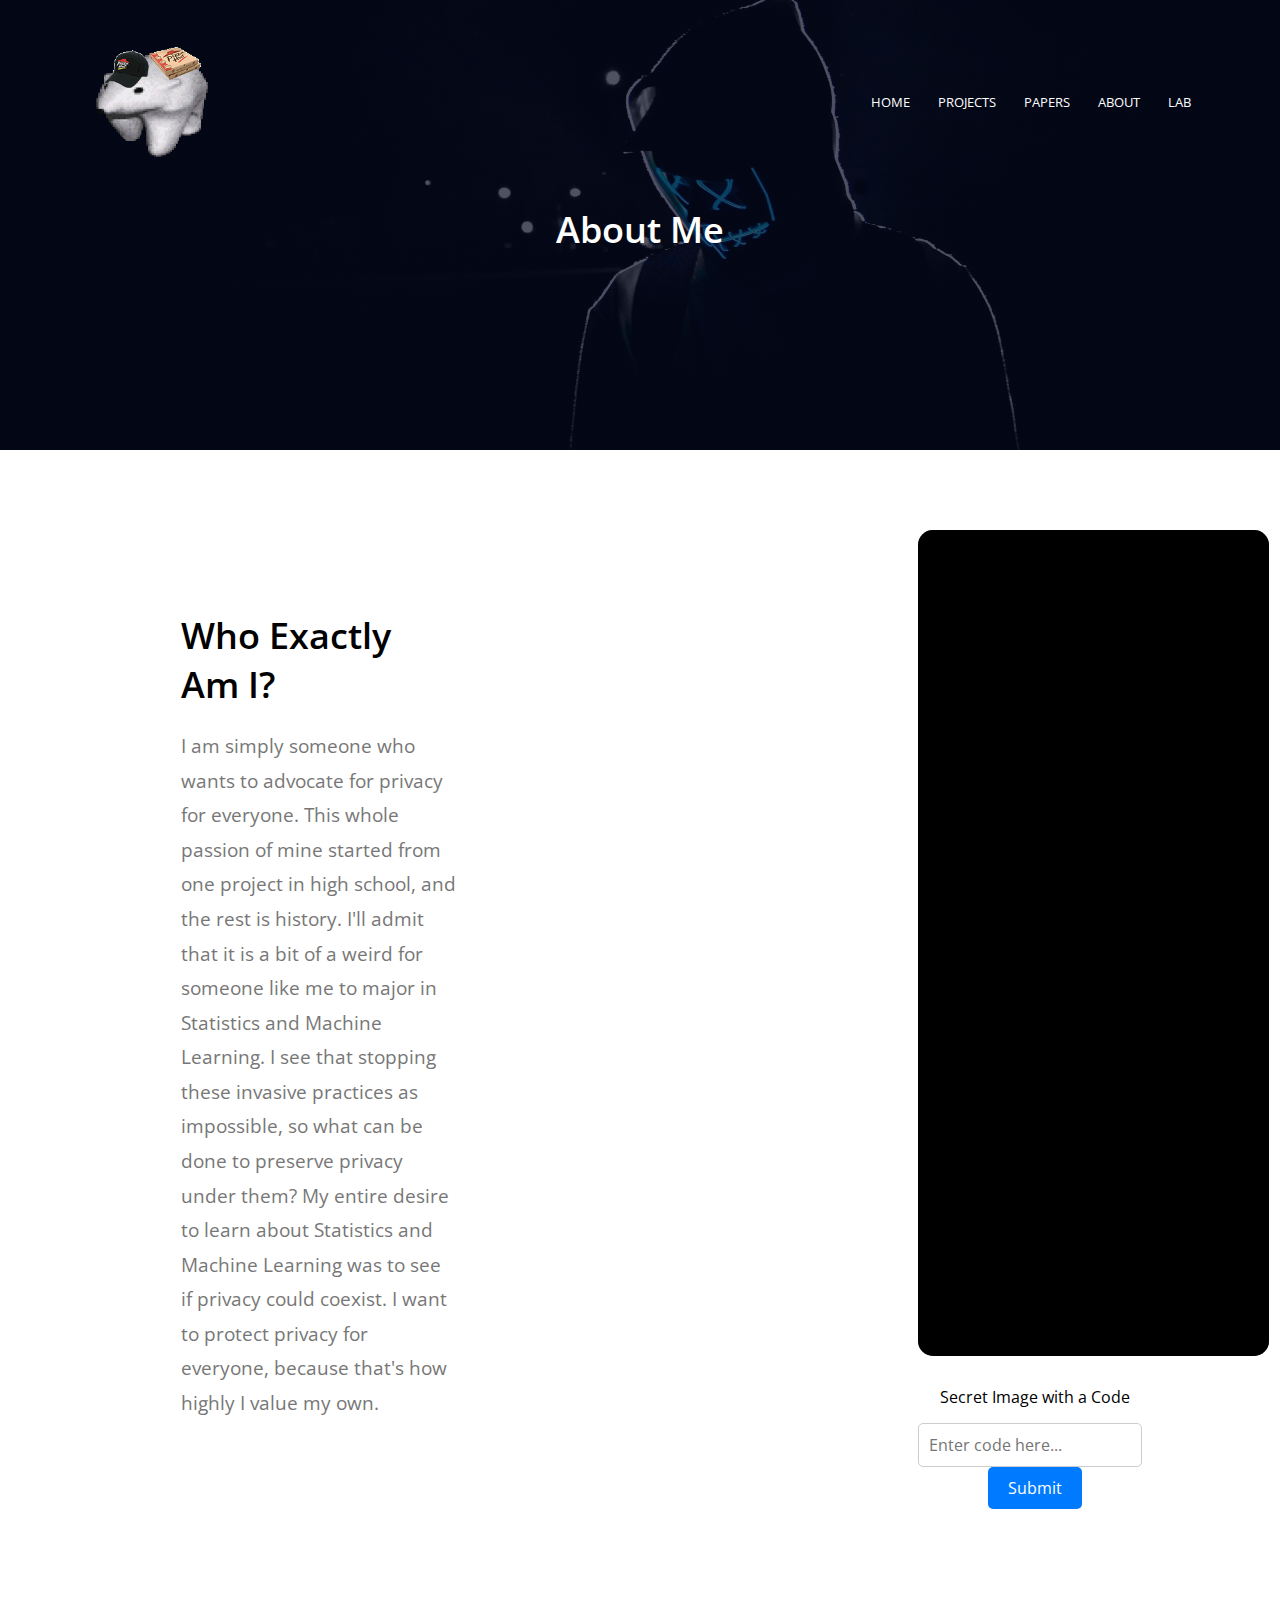
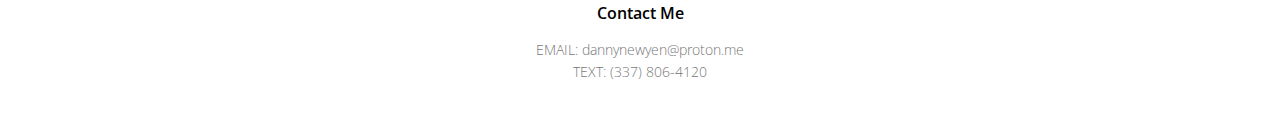
<file: about.html>
<!DOCTYPE html>
<html>
<head>
    <meta name="viewport" content="width=device-width, initial-scale=1.0">
    <title> Danny Nguyen - Privacy Focused Data Analyst</title>
    <link rel="stylesheet" href="style.css">
    <link rel="preconnect" href="https://fonts.googleapis.com">
    <link rel="preconnect" href="https://fonts.gstatic.com" crossorigin>
    <link href="https://fonts.googleapis.com/css2?family=Average&family=Open+Sans:ital,wght@0,300..800;1,300..800&display=swap" rel="stylesheet">
    <link rel="stylesheet" href="https://cdnjs.cloudflare.com/ajax/libs/font-awesome/4.7.0/css/font-awesome.css">
</head>

<body>
    <section class="about-sub-header">
        <nav>
            <a href="index.html"><img src="images/pizza bear.png"></a>
            <div class="nav-links" id="navLinks">
                
                <i class="fa fa-times" onclick="hideMenu()"></i>
                
                <ul>
                    <li><a href="index.html">HOME</a></li>
                    <li><a href="projects.html">PROJECTS</a></li>
                    <li><a href="papers.html">PAPERS</a></li>
                    <li><a href="about.html">ABOUT</a></li>
                    <li><a href="lab.html">LAB</a></li>
                </ul>
            </div>
                
            <i class="fa fa-bars" onclick="showMenu()"></i>
        
        </nav>

        <h1>About Me</h1>

    </section>

<!---- About Me --->

<section class="about-me"> 
    <div class="row">
        <dive class="about-col">
            <h1> Who Exactly Am I? </h1>
            <p>I am simply someone who wants to advocate for privacy for everyone.
               This whole passion of mine started from one project in high school, and the rest is history.
               I'll admit that it is a bit of a weird for someone like me to major in Statistics and Machine Learning.
               I see that stopping these invasive practices as impossible, so what can be done to preserve privacy under them?
               My entire desire to learn about Statistics and Machine Learning was to see if privacy could coexist. 
               I want to protect privacy for everyone, because that's how highly I value my own.   </p>
        </div>

        <dive class="about-image">
            <div class="overlay" id="overlay"></div>
            <img src="images/me.jpg" alt="Hidden Image">
        </div>
    
    <!-- Input Box for the Password -->
    <div class="password-section">
        <label for="password">Secret Image with a Code <br> </label>
        <input type="text" id="password" placeholder="Enter code here...">
        <button onclick="checkPassword()">Submit</button>
    </div>

    <div class="error-message" id="error-message"></div>

    </div>
</section>


<!---- Footer --->
<section class="footer">
    <h4>Contact Me</h4>
    <p>EMAIL: dannynewyen@proton.me <br>
       TEXT: (337) 806-4120 </p>
</section>


<!--Javascript to Toggle Menu----->
<script>
    var navLinks = document.getElementById("navLinks");
    function showMenu(){
        navLinks.style.right = "0";
    } 
    function hideMenu(){
        navLinks.style.right = "-200px";
    } 
</script>

<script>
    function checkPassword() {
        const password = document.getElementById("password").value;
        const overlay = document.getElementById("overlay");
        const messageContainer = document.getElementById("error-message");

        // Set password here
        const secretCode = "possumsareawesome";

        if (password === secretCode) {
            overlay.style.opacity = "0";
        } else {
            overlay.style.opacity = "1";
            messageContainer.style.display = "block"; // Make the error message visible
            messageContainer.innerText = "Incorrect code, please try again."; // Set the error message text

            // Hide the error message after 2.5 seconds (timeout is done in milliseconds)
            setTimeout(() => { messageContainer.style.display = "none";}, 2500);
        }
    }
</script>


</body>
</html>
</file>
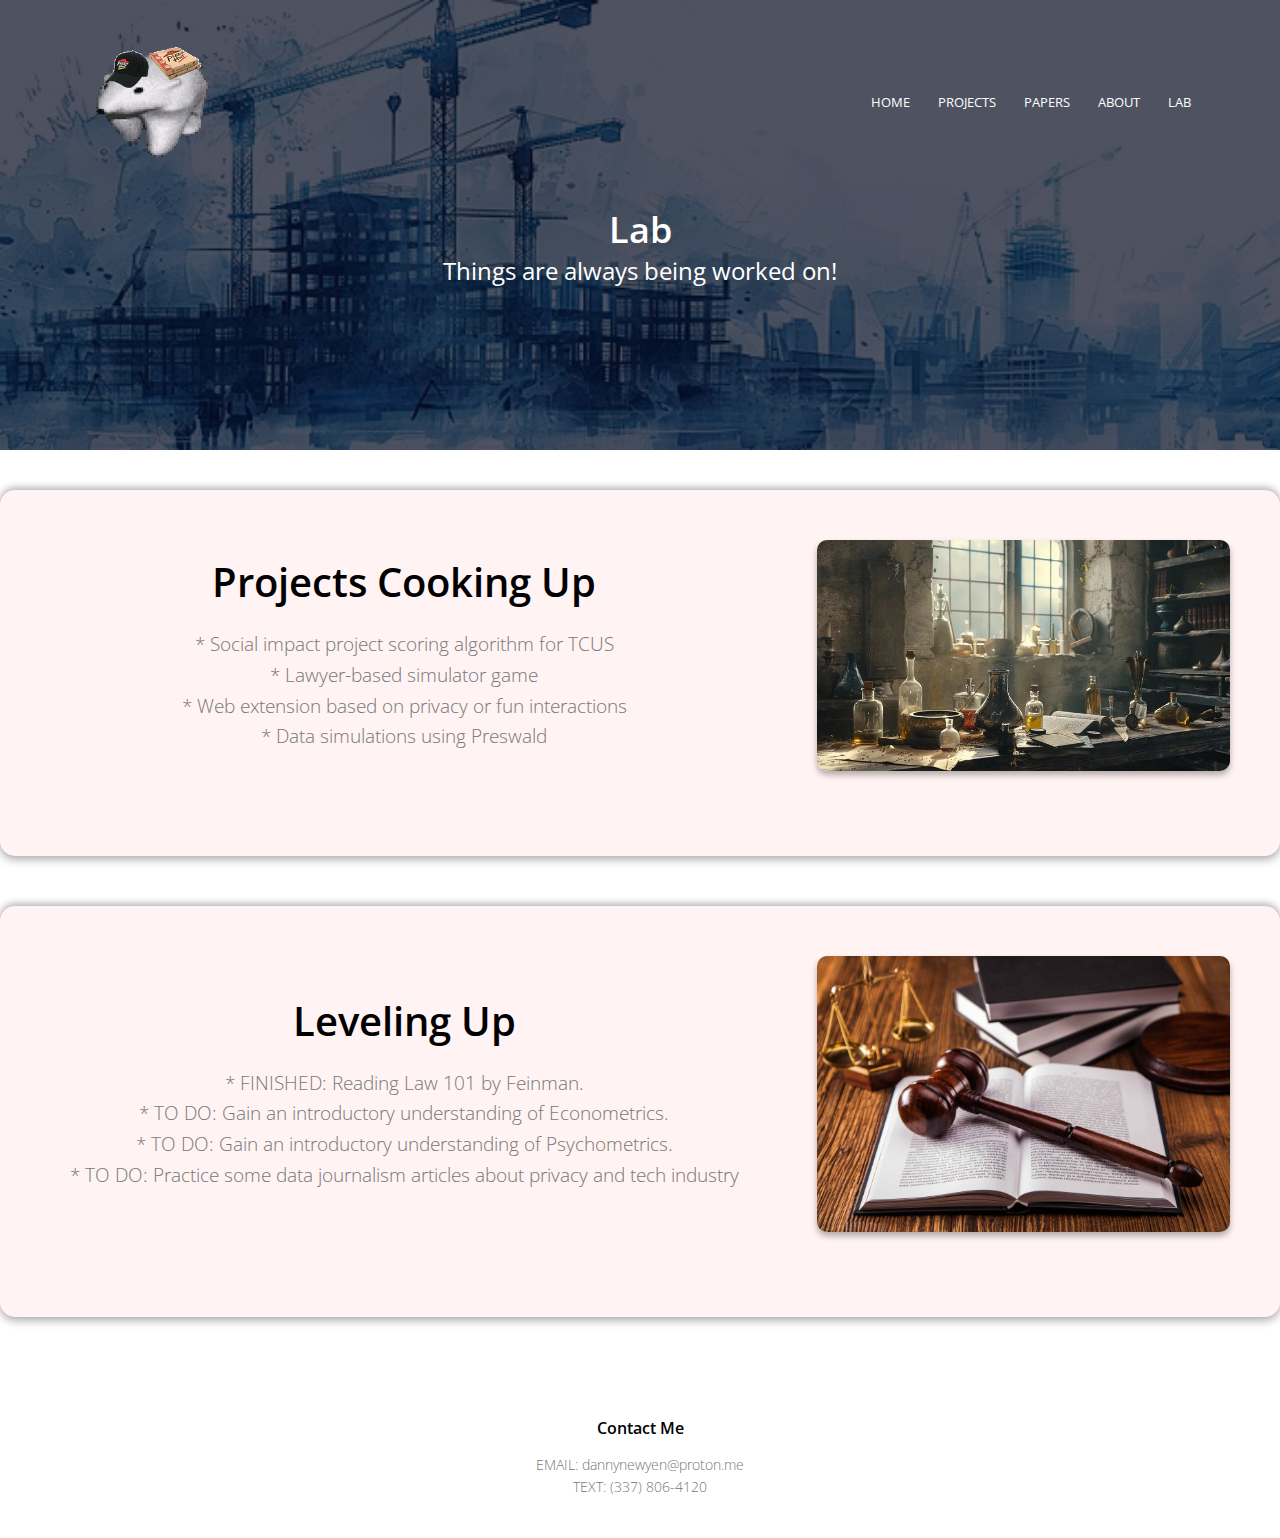
<file: lab.html>
<!DOCTYPE html>
<html>
<head>
    <meta name="viewport" content="width=device-width, initial-scale=1.0">
    <title> Danny Nguyen - Privacy Focused Data Analyst</title>
    <link rel="stylesheet" href="style.css">
    <link rel="preconnect" href="https://fonts.googleapis.com">
    <link rel="preconnect" href="https://fonts.gstatic.com" crossorigin>
    <link href="https://fonts.googleapis.com/css2?family=Average&family=Open+Sans:ital,wght@0,300..800;1,300..800&display=swap" rel="stylesheet">
    <link rel="stylesheet" href="https://cdnjs.cloudflare.com/ajax/libs/font-awesome/4.7.0/css/font-awesome.css">
</head>

<body>
    <section class="lab-sub-header">
        <nav>
            <a href="index.html"><img src="images/pizza bear.png"></a>
            <div class="nav-links" id="navLinks">
                <i class="fa fa-times" onclick="hideMenu()"></i>
                <ul>
                    <li><a href="index.html">HOME</a></li>
                    <li><a href="projects.html">PROJECTS</a></li>
                    <li><a href="papers.html">PAPERS</a></li>
                    <li><a href="about.html">ABOUT</a></li>
                    <li><a href="lab.html">LAB</a></li>
                </ul>
            </div>
            <i class="fa fa-bars" onclick="showMenu()"></i>
        </nav>
        
        <h1>Lab</h1>
        <h2>Things are always being worked on!</h2>

</section>

<!---- Lab--->

<!---- Cooking Up --->
<section class="cooking-page">
    <div class="content-wrapper">
        <div class="text-section">
            <h1>Projects Cooking Up</h1>
            <p> 
                * Social impact project scoring algorithm for TCUS <br> 
                * Lawyer-based simulator game <br>
                * Web extension based on privacy or fun interactions <br>
                * Data simulations using Preswald 
            </p>
        </div>
        <div class="image-section">
            <img src="images/alechemy-lab.jpg" alt="Lab Image">
        </div>
    </div>
</section>

<!---- Leveling Up ---->
<section class="leveling-page">
    <div class="content-wrapper">
        <div class="text-section">
            <h1>Leveling Up</h1>
            <p> 
                * FINISHED: Reading Law 101 by Feinman. <br>
                * TO DO: Gain an introductory understanding of Econometrics. <br>
                * TO DO: Gain an introductory understanding of Psychometrics. <br>
                * TO DO: Practice some data journalism articles about privacy and tech industry
            </p>
        </div>
        <div class="image-section">
            <img src="images/law-image.jpg" alt="Law Image">
        </div>
    </div>
</section>


<!---- Footer --->
<section class="footer">
    <h4>Contact Me</h4>
    <p>EMAIL: dannynewyen@proton.me <br>
       TEXT: (337) 806-4120 </p>
</section>


<!--Javascript to Toggle Menu----->
<script>
    var navLinks = document.getElementById("navLinks");
    function showMenu(){
        navLinks.style.right = "0";
    } 
    function hideMenu(){
        navLinks.style.right = "-200px";
    } 
</script>

</body>
</html>
</file>
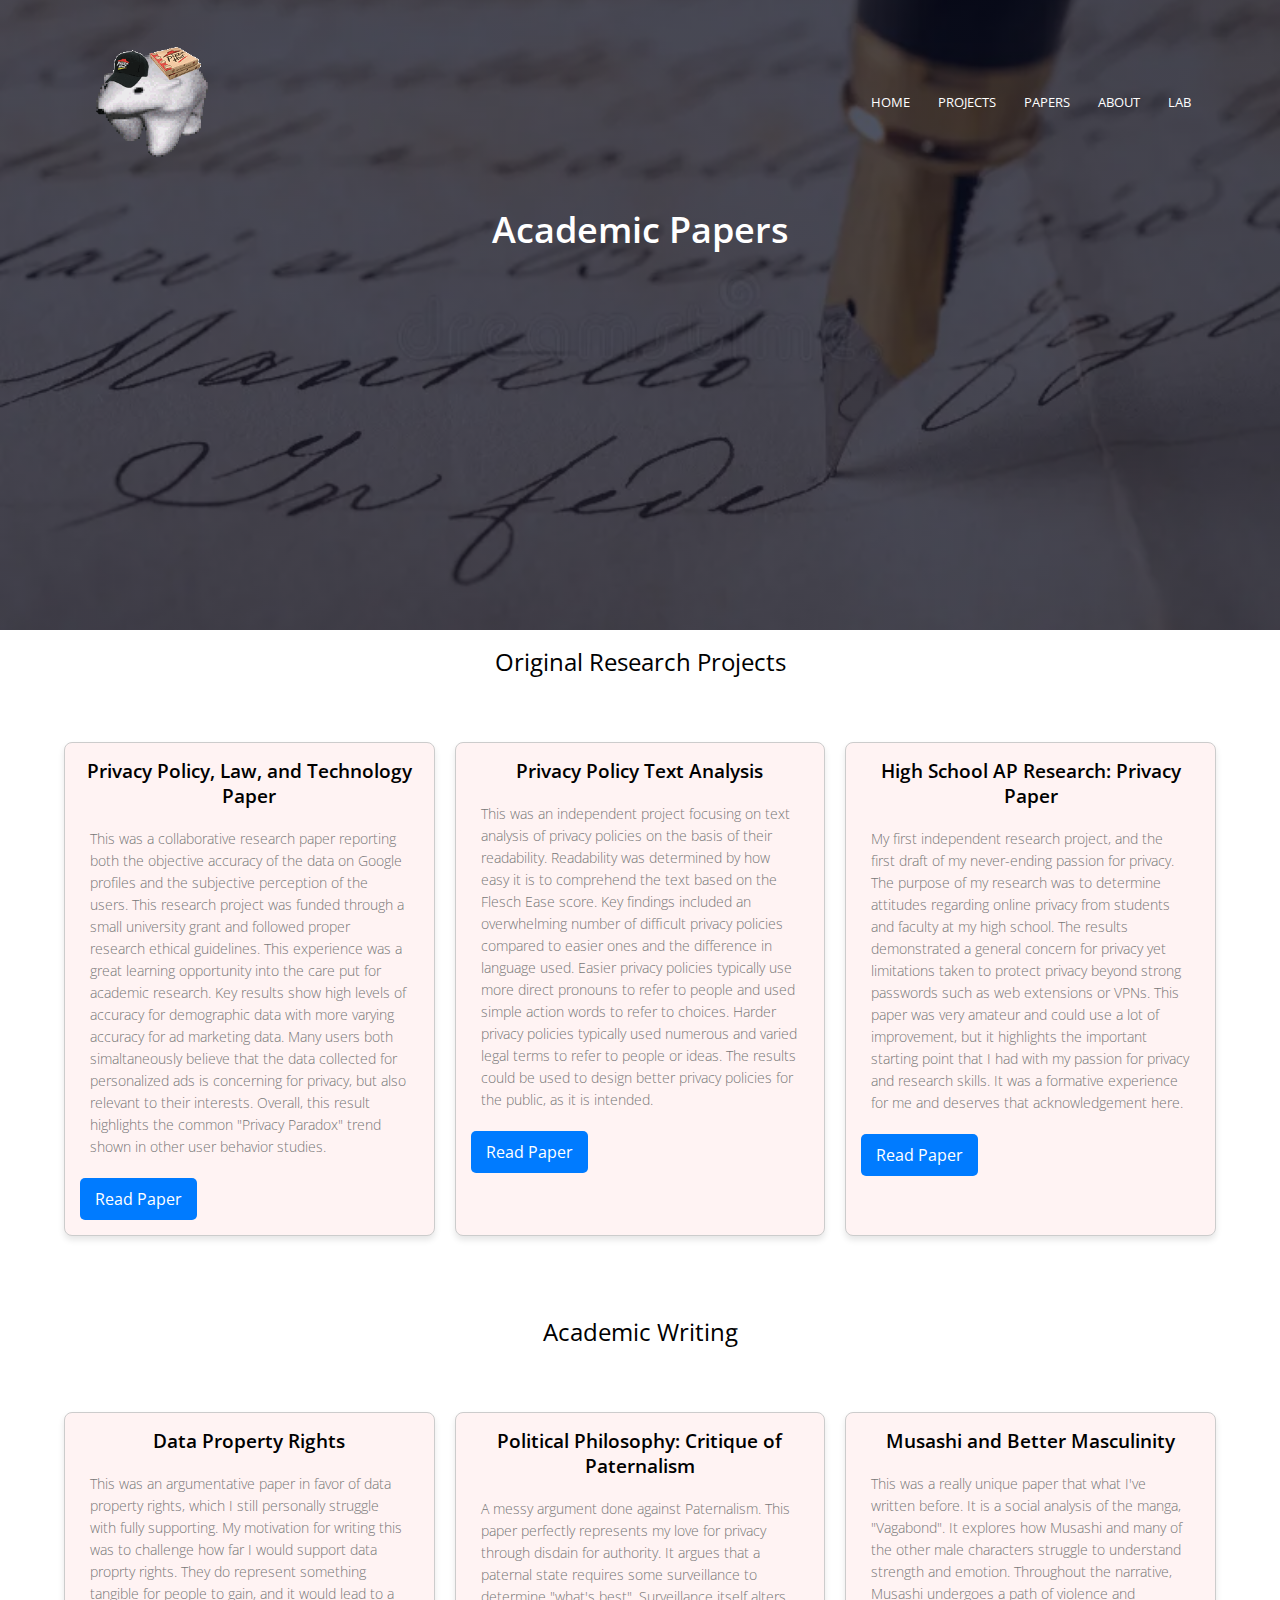
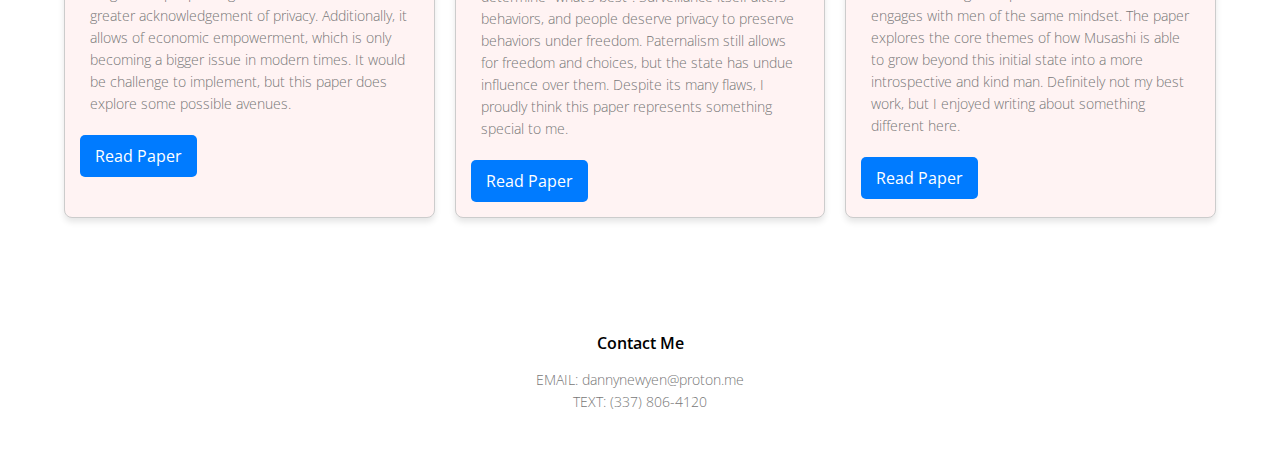
<file: papers.html>
<!DOCTYPE html>
<html>
<head>
    <meta name="viewport" content="width=device-width, initial-scale=1.0">
    <title> Danny Nguyen - Privacy Focused Data Analyst</title>
    <link rel="stylesheet" href="style.css">
    <link rel="preconnect" href="https://fonts.googleapis.com">
    <link rel="preconnect" href="https://fonts.gstatic.com" crossorigin>
    <link href="https://fonts.googleapis.com/css2?family=Average&family=Open+Sans:ital,wght@0,300..800;1,300..800&display=swap" rel="stylesheet">
    <link rel="stylesheet" href="https://cdnjs.cloudflare.com/ajax/libs/font-awesome/4.7.0/css/font-awesome.css">
</head>

<body>
    <section class="papers-sub-header">
        <nav>
            <a href="index.html"><img src="images/pizza bear.png"></a>
            <div class="nav-links" id="navLinks">
                <i class="fa fa-times" onclick="hideMenu()"></i>
                <ul>
                    <li><a href="index.html">HOME</a></li>
                    <li><a href="projects.html">PROJECTS</a></li>
                    <li><a href="papers.html">PAPERS</a></li>
                    <li><a href="about.html">ABOUT</a></li>
                    <li><a href="lab.html">LAB</a></li>
                </ul>
            </div>
            <i class="fa fa-bars" onclick="showMenu()"></i>
        </nav>
        <h1>Academic Papers</h1>

</section>

<!---- Papers --->

<section class="papers-page">
    
    <h2>Original Research Projects</h2>

    <div class="papers-grid">
      <div class="paper-card">
        <h3>Privacy Policy, Law, and Technology Paper</h3>
        <p>
          This was a collaborative research paper reporting both the objective accuracy of the data on Google profiles and the subjective perception of the users. 
          This research project was funded through a small university grant and followed proper research ethical guidelines. 
          This experience was a great learning opportunity into the care put for academic research.
          Key results show high levels of accuracy for demographic data with more varying accuracy for ad marketing data.
          Many users both simaltaneously believe that the data collected for personalized ads is concerning for privacy, but also relevant to their interests.
          Overall, this result highlights the common "Privacy Paradox" trend shown in other user behavior studies.
        </p>
        <a href="files/PPLT_Paper.pdf" target="_blank" class="btn">Read Paper</a>
      </div>
      
      <div class="paper-card">
        <h3>Privacy Policy Text Analysis</h3>
        <p>
          This was an independent project focusing on text analysis of privacy policies on the basis of their readability. 
          Readability was determined by how easy it is to comprehend the text based on the Flesch Ease score.
          Key findings included an overwhelming number of difficult privacy policies compared to easier ones and the difference in language used.
          Easier privacy policies typically use more direct pronouns to refer to people and used simple action words to refer to choices.
          Harder privacy policies typically used numerous and varied legal terms to refer to people or ideas.
          The results could be used to design better privacy policies for the public, as it is intended.
        </p>
        <a href="files/Text Analysis Final_Project.pdf" target="_blank" class="btn">Read Paper</a>
      </div>

      <div class="paper-card">
        <h3>High School AP Research: Privacy Paper</h3>
        <p>My first independent research project, and the first draft of my never-ending passion for privacy.
          The purpose of my research was to determine attitudes regarding online privacy from students and faculty at my high school.
          The results demonstrated a general concern for privacy yet limitations taken to protect privacy beyond strong passwords such as web extensions or VPNs.
          This paper was very amateur and could use a lot of improvement, but it highlights the important starting point that I had with my passion for privacy and research skills.
          It was a formative experience for me and deserves that acknowledgement here.
        </p>
        <a href="files/APR- Data Privacy .pdf" target="_blank" class="btn">Read Paper</a>
      </div>
    </div>

    <h2>Academic Writing</h2>

    <div class="papers-grid">
      <div class="paper-card">
        <h3>Data Property Rights</h3>
        <p>This was an argumentative paper in favor of data property rights, which I still personally struggle with fully supporting.
           My motivation for writing this was to challenge how far I would support data proprty rights.
           They do represent something tangible for people to gain, and it would lead to a greater acknowledgement of privacy.
           Additionally, it allows of economic empowerment, which is only becoming a bigger issue in modern times.
           It would be challenge to implement, but this paper does explore some possible avenues.
        </p>
        <a href="files/19-654_ Data Property Rights.pdf" target="_blank" class="btn">Read Paper</a>
      </div>
      
      <div class="paper-card">
        <h3>Political Philosophy: Critique of Paternalism</h3>
        <p>A messy argument done against Paternalism. 
          This paper perfectly represents my love for privacy through disdain for authority.
          It argues that a paternal state requires some surveillance to determine "what's best".
          Surveillance itself alters behaviors, and people deserve privacy to preserve behaviors under freedom.
          Paternalism still allows for freedom and choices, but the state has undue influence over them.
          Despite its many flaws, I proudly think this paper represents something special to me.
        </p>
        <a href="files/80-135_ Essay 2.pdf" target="_blank" class="btn">Read Paper</a>
      </div>
    
      <div class="paper-card">
        <h3>Musashi and Better Masculinity</h3>
        <p>This was a really unique paper that what I've written before. It is a social analysis of the manga, "Vagabond". 
          It explores how Musashi and many of the other male characters struggle to understand strength and emotion. 
          Throughout the narrative, Musashi undergoes a path of violence and engages with men of the same mindset.
          The paper explores the core themes of how Musashi is able to grow beyond this initial state into a more introspective and kind man.
          Definitely not my best work, but I enjoyed writing about something different here.
        </p>
        <a href="files/Sex and Texts Final Project.docx" target="_blank" class="btn">Read Paper</a>
      </div>
    </div>



  
    </section>
  


<!---- Footer --->
<section class="footer">
  <h4>Contact Me</h4>
  <p>EMAIL: dannynewyen@proton.me <br>
     TEXT: (337) 806-4120 </p>
</section>


<!--Javascript to Toggle Menu----->
<script>
    var navLinks = document.getElementById("navLinks");
    function showMenu(){
        navLinks.style.right = "0";
    } 
    function hideMenu(){
        navLinks.style.right = "-200px";
    } 
</script>

</body>
</html>
</file>
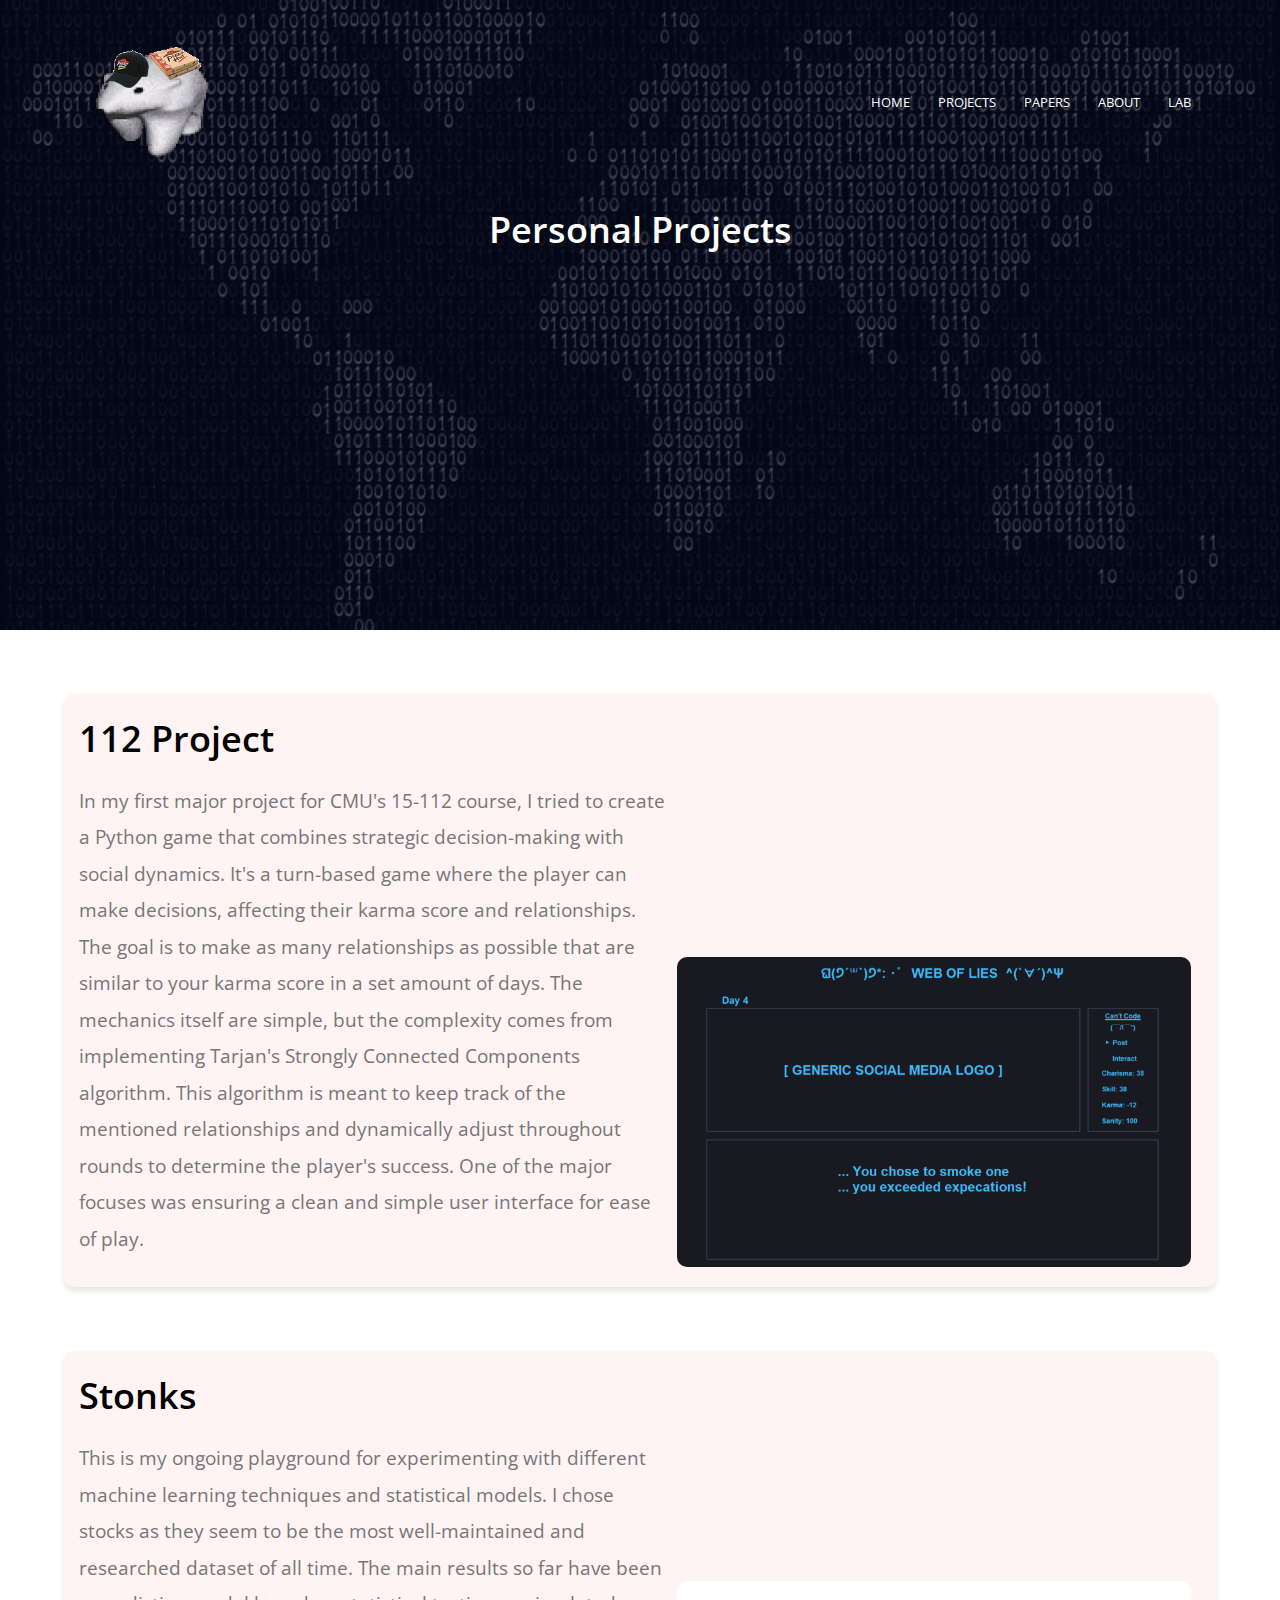
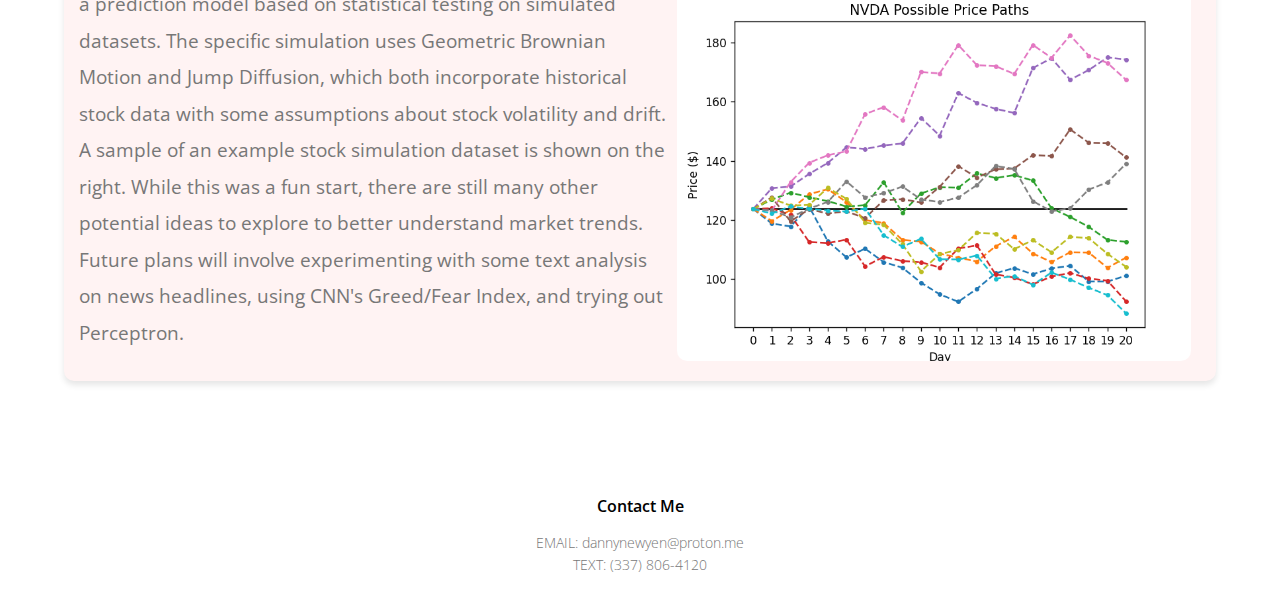
<file: projects.html>
<!DOCTYPE html>
<html>
<head>
    <meta name="viewport" content="width=device-width, initial-scale=1.0">
    <title> Danny Nguyen - Privacy Focused Data Analyst</title>
    <link rel="stylesheet" href="style.css">
    <link rel="preconnect" href="https://fonts.googleapis.com">
    <link rel="preconnect" href="https://fonts.gstatic.com" crossorigin>
    <link href="https://fonts.googleapis.com/css2?family=Average&family=Open+Sans:ital,wght@0,300..800;1,300..800&display=swap" rel="stylesheet">
    <link rel="stylesheet" href="https://cdnjs.cloudflare.com/ajax/libs/font-awesome/4.7.0/css/font-awesome.css">
</head>

<body>
    <section class="projects-sub-header">
        <nav>
            <a href="index.html"><img src="images/pizza bear.png"></a>
            <div class="nav-links" id="navLinks">
                <i class="fa fa-times" onclick="hideMenu()"></i>
                <ul>
                    <li><a href="index.html">HOME</a></li>
                    <li><a href="projects.html">PROJECTS</a></li>
                    <li><a href="papers.html">PAPERS</a></li>
                    <li><a href="about.html">ABOUT</a></li>
                    <li><a href="lab.html">LAB</a></li>
                </ul>
            </div>
            <i class="fa fa-bars" onclick="showMenu()"></i>
        </nav>
        <h1>Personal Projects</h1>

</section>

<!---- Projects --->

<section class="projects-page">
    
    <div class="project-card">
        <div class="text-content">
            <h1>112 Project</h1>
            <p> In my first major project for CMU's 15-112 course, I tried to create a Python game that combines strategic decision-making with social dynamics. 
                It's a turn-based game where the player can make decisions, affecting their karma score and relationships. 
                The goal is to make as many relationships as possible that are similar to your karma score in a set amount of days. 
                The mechanics itself are simple, but the complexity comes from implementing Tarjan's Strongly Connected Components algorithm. 
                This algorithm is meant to keep track of the mentioned relationships and dynamically adjust throughout rounds to determine the player's success. 
                One of the major focuses was ensuring a clean and simple user interface for ease of play. </p>
        </div>
        <img src="images/112 Term Project.png">
    </div>

    <div class="project-card">
        <div class="text-content">
            <h1>Stonks</h1>
            <p>This is my ongoing playground for experimenting with different machine 
                learning techniques and statistical models. I chose stocks as they seem to be the most well-maintained and researched dataset of all time.
               The main results so far have been a prediction model based on statistical testing on simulated datasets. 
               The specific simulation uses Geometric Brownian Motion and Jump Diffusion, which both incorporate historical stock data with some assumptions about stock volatility and drift. 
               A sample of an example stock simulation dataset is shown on the right.
               While this was a fun start, there are still many other potential ideas to explore to better understand market trends. 
               Future plans will involve experimenting with some text analysis on news headlines, using CNN's Greed/Fear Index, and trying out Perceptron. 
            </p>
        </div>
           <img src="images/stock-graph.png">
    </div>    

</section>
  

<!---- Footer --->
<section class="footer">
    <h4>Contact Me</h4>
    <p>EMAIL: dannynewyen@proton.me <br>
       TEXT: (337) 806-4120 </p>
</section>


<!--Javascript to Toggle Menu----->
<script>
    var navLinks = document.getElementById("navLinks");
    function showMenu(){
        navLinks.style.right = "0";
    } 
    function hideMenu(){
        navLinks.style.right = "-200px";
    } 
</script>

</body>
</html>
</file>
<file: style.css>
*{
    margin: 0; 
    padding: 0;

    font-family: "Average", serif;
    font-weight: 400;
    font-style: normal;

    font-family: "Open Sans", serif;
    font-optical-sizing: auto;
    font-weight: 400;
    font-style: normal;
    font-variation-settings: "wdth" 100;
}

.header{
    min-height: 100vh;
    width: 100%;
    background-image: linear-gradient(rgba(24, 9, 30, 0.70), rgba(24, 9, 30, 0.70)), url(images/diogenes.jpg);
    background-position: center;
    background-size: cover;
    position: relative;
}

nav{
    display: flex;
    padding: 2% 6%;
    justify-content: space-between;
    align-items: center;
}

nav img{
    width: 150px;
}

.nav-links{
    flex: 1;
    text-align: right;
}

.nav-links ul li{
    list-style: none;
    display: inline-block;
    padding: 8px 12px;
    position: relative;
}

.nav-links ul li a{
    color: #fff;
    text-decoration: none;
    font-size: 13px;
}

.nav-links ul li::after{
    content: "";
    width: 0%;
    height: 2px;
    background: #f44336;
    display: block;
    margin: auto;
    transition:  0.5s;
}

.nav-links ul li:hover::after{
    width: 100%;
}

.text-box{
    width: 90%;
    color: #fff;
    position: absolute;
    top: 30%;
    left: 50%;
    transform: translate(-50%, 50%);
    text-align: center;
}

.text-box h1{
    font-size: 62px;
}

.text-box p{
    margin: 10px 0 40px;
    font-size: 14px;
    color: #fff;
}

.hero-btn{
    display: inline-block;
    text-decoration: none;
    color: #fff;
    border: 1px solid #fff;
    padding: 12px 34px;
    font-size: 13px;
    background: transparent;
    position: relative;
    cursor: pointer;
}

.hero-btn:hover{
    border: 1px solid #f44336;
    background-color: #f44336;
    transition: 1s;
}

nav .fa{
    display: none;
}

@media(max-width: 700px){
    .text-box h1{
        font-size: 20px;
    }

    .nav-links ul li{
        display: block;
    }

    .nav-links{
        position: absolute;
        background: #f44336;
        height: 100vh;
        width: 200px;
        top: 0;
        right: -200px;
        text-align: left;
        z-index: 2; 
        transition: 1s;
    }
    
    nav .fa{
        display: block;
        color: #fff;
        margin: 10px;
        font-size: 22px;
        cursor: pointer;
    }

    .nav-links ul{
        padding: 30px;
    }

}

/*----------- Papers -----------*/
.papers{
    width: 80%;
    margin: auto;
    text-align: center;
    padding-top: 100px;
}

h1{
    font-size: 36px;
    font-weight: 600;
}

p{
    color: #777;
    font-size: 14px;
    font-weight: 300;
    line-height: 22px;
    padding: 10px;
}
.row{
    margin: 5%;
    display: flex;
    justify-content: space-between;
}

.papers-col{
    flex-basis: 31%;
    background-color: #fff3f3;
    border-radius: 10px;
    margin-bottom: 5%;
    padding: 20px 12px;
    box-sizing: border-box;
    transition: 0.5s;
}

h3{
    text-align: center;
    font-weight: 600;
    margin: 10px 0;
}

.papers-col:hover{
    box-shadow: 0 0 20px 0px rgba(0, 0, 0, 0.2);
}

@media(max-width: 700px){
    .row{
        flex-direction: column;
    }
}


/*----------- Skills-----------*/
.skills{
    width: 80%;
    margin: auto;
    text-align: center;
    padding-top: 50px;   
}
.skills-col{
    flex-basis: 32%;
    border-radius: 10px;
    margin-bottom: 30px;
    position: relative;
    overflow: hidden;
}

.skills-col img{
    width: 100%;
    height: 80%;
    object-fit: cover;
    display: block;
}

.layer{
    background: transparent;
    height: 100%;
    width: 100%;
    position: absolute;
    top: 0;
    left: 0;
    transition: 0.5s
}

.layer:hover{
    background: rgba(226, 0, 0, 0.7);
}

.layer h3{
    width: 100%;
    font-weight: 500;
    color: #fff;
    font-size: 26px;
    bottom: 0;
    left: 50%;
    transform: translateX(-50%);
    position: absolute;
    opacity: 0;
    transition: 0.5s;
}

.layer:hover h3{
    bottom: 49%;
    opacity: 1;
}


/*----------- Projects -----------*/
.projects{
    width: 80%;
    margin: auto;
    text-align: center;
    padding-top: 100px;
}

.projects-col{
    flex-basis: 31%;
    border-radius: 10px;
    margin-bottom: 5%;
}

.projects-col img{
    width: 100%;
    height: 80%;
    object-fit: cover;
    border-radius: 10px;
}

.projects-col p{
    padding: 0;
}

.projects-col h3{
    margin-top: 16px;
    margin-bottom: 15px;
    text-align: left;
}

@media(max-width: 700px){
    .projects-col img{
        width: 100%;
        height: auto;
        object-fit: cover;
        border-radius: 10px;
    }
}

/*----------- Achievements -----------*/

.achievements{
    width: 80%;
    margin: auto;
    padding-top: 100px;
    text-align: center;
}

.achievements-col{
    flex-basis: 31%;
    border-radius: 10px;
    margin-bottom: 5%;
    text-align: left;
    background: #fff3f3;
    padding: 20px 5px;
}

.achievements p{
    padding: 10;  
}

.achievements h3{
    margin-top: 15px;
    text-align: center;
}

/*----------- Footer -----------*/

.footer{
    width: 100%;
    text-align: center;
    padding: 30px 0;
}

.footer h4{
    margin-bottom: 5px;
    margin-top: 20px;
    font-weight: 600;
}

/*----------- Papers Page -----------*/

.papers-sub-header{
    height: 70vh;
    width: 100%;
    background-image: linear-gradient(rgba(4, 9, 30, 0.7), rgba(4, 9, 30, 0.7)), url(images/writing-background.jpg);
    background-position: center;
    background-size: 100%; 
    text-align: center;
    color: #fff;
}

.papers-page h2{
    text-align: center;
    padding-top: 15px;
}

.papers-grid {
  display: grid;
  margin: 5%;
  grid-template-columns: repeat(auto-fit, minmax(300px, 1fr));
  gap: 20px;
}

.paper-card {
  border: 1px solid #ccc;
  padding: 15px;
  border-radius: 8px;
  box-shadow: 0 4px 6px rgba(0, 0, 0, 0.1);
  background: #fff3f3;
}

.paper-card h3 {
  margin-top: 0;
}

.btn {
  display: inline-block;
  margin-top: 10px;
  padding: 10px 15px;
  background: #007bff;
  color: white;
  text-decoration: none;
  border-radius: 5px;
}

.btn:hover {
  background: #0056b3;
}

/*----------- Projects Page -----------*/

.projects-sub-header{
    height: 70vh;
    width: 100%;
    background-image: linear-gradient(rgba(4, 9, 30, 0.7), rgba(4, 9, 30, 0.7)), url(images/programming-background.jpg);
    background-position: center;
    background-size: 100%; 
    text-align: center;
    color: #fff;
}

.project-card{
    margin: 5%;
    text-align: left;
    border-radius: 10px;
    margin-bottom: 5%;
    background: #fff3f3;
    padding: 20px 5px;
    box-shadow: 0 4px 6px rgba(0, 0, 0, 0.1);
    display: flex;
    align-items: flex-start;
    justify-content: space-between;
}

.project-card .text-content {
    display: flex;
    flex-direction: column; /* Stack the h1 and p vertically */
    gap: 10px; /* Add spacing between h1 and p */
    flex: 1; /* Allow text content to take up available space */
}

.project-card p{
    padding: 10px; 
    font-size: 1.2rem;
    line-height: 1.9; 
    font-weight: 400;
}

.project-card .text-content h1 {
    margin-left: 0;
    padding-left: 10px; 
    text-align: left; 
}

.project-card img{
    width: 45%;
    height: 100%;
    object-fit: cover;
    border-radius: 10px;
    margin-right: 20px;
    margin-top: auto;
}


@media(max-width: 700px){
    .project-card{
        flex-direction: column;
        justify-content: flex-end;
        position: relative;
    }

    .project-card img{
        width: 100%;
        margin-left: 20px;
    }

}

/*----------- About Page -----------*/

.about-sub-header{
    height: 50vh;
    width: 100%;
    background-image: linear-gradient(rgba(4, 9, 30, 0.7), rgba(4, 9, 30, 0.7)), url(images/anonymous.png);
    background-position: center;
    background-size: cover;
    text-align: center;
    color:  #fff;
}

.about-me{
    width: 80%;
    margin: auto;
    padding-top: 80px;
    padding-bottom: 50px;
    display: flex;
    justify-content: space-between; 
}

.about-col{
    flex-basis: 40%;
    padding: 30px 2px;
}

.about-me h1{
    padding-top: 0;
    margin-bottom: 20px;
}

.about-me p{
    padding: 0; 
    font-size: 1.2rem;
    line-height: 1.8; 
    font-weight: 400;
}

.about-image {
    position: relative;
    flex-basis: 60%;
}

.about-image img {
    width: 150%;
    height: 85%;
    object-fit: cover;
    border-radius: 15px;
    display: block;
}

.password-section {
    margin-top: 30px;
    text-align: center;
}

.password-section input {
    margin-top: 15px; 
}

#password {
    padding: 10px;
    font-size: 1rem;
    border-radius: 5px;
    border: 1px solid #ccc;
    margin-right: 10px;
}

#error-message {
    display: none; /* Hidden by default */
    color: red;
    font-size: 1rem;
    margin-top: 10px;
    text-align: center; 
}

button {
    padding: 10px 20px;
    font-size: 1rem;
    background-color: #007BFF;
    color: #fff;
    border: none;
    border-radius: 5px;
    cursor: pointer;
}

button:hover {
    background-color: #0056b3;
}

.overlay {
    position: absolute;
    top: 0;
    left: 0;
    width: 150%;
    height: 85%; /* adjust for image */
    background-color: #000;
    transition: opacity 1s ease-in-out;
    opacity: 1;
    pointer-events: none; 
    box-sizing: border-box;
    border-radius: 15px;
}

@media (max-width: 700px) {
    .about-me {
        flex-direction: column; 
        align-items: center; 
    }

    .about-col {
        flex-basis: 100%; 
        text-align: center; 
    }

    .about-col img {
        margin: 20px auto; 
    }

    .overlay {
        height: 80%; /* adjust for image */
    }
}


/*----------- Lab Page -----------*/

.lab-sub-header{
    height: 50vh;
    width: 100%;
    background-image: linear-gradient(rgba(4, 9, 30, 0.7), rgba(4, 9, 30, 0.7)), url(images/construction-background.jpg);
    background-position: center;
    background-size: cover;
    text-align: center;
    color:  #fff;
    margin-bottom: 40px;
}

/* Section Styles */
.cooking-page, .leveling-page {
    margin-bottom: 50px;
    padding: 30px;
    background-color: #fff3f3; /* Soft pinkish background */
    border-radius: 15px;
    box-shadow: 0 4px 8px rgba(0, 0, 0, 0.3), 0 -4px 6px rgba(0, 0, 0, 0.2); /* Subtle shadow */
    text-align: center;
}

/* General layout styling */
.content-wrapper {
    display: flex;
    justify-content: space-between;
    align-items: center;
    margin-bottom: 30px;
    padding: 20px;
}

.text-section {
    flex-basis: 60%; /* Slightly larger section */
    padding-right: 20px;
}

.image-section {
    flex-basis: 35%; /* Smaller section */
    text-align: center;
}

.text-section h1 {
    margin-bottom: 10px;
    font-size: 2.5rem;
}

.text-section p {
    font-size: 1.2rem;
    line-height: 1.6;
}

.image-section img {
    width: 100%;
    height: auto;
    border-radius: 10px;
    object-fit: cover;
}

/* Optional - Add a box shadow to the image section for emphasis */
.image-section img {
    box-shadow: 0px 4px 6px rgba(0, 0, 0, 0.3);
}

/* Mobile Layout - Vertical Stack */
@media(max-width: 700px) {
    .content-wrapper {
        flex-direction: column; /* Stacked vertically on mobile */
        text-align: left;
    }

    .text-section {
        flex-basis: 100%; /* Full width */
        padding-right: 0;
    }

    .image-section {
        flex-basis: 100%; /* Full width */
        margin-top: 20px;
        text-align: center;
    }

    .image-section img {
        width: 100%; /* Image takes full width */
    }
}
</file>
